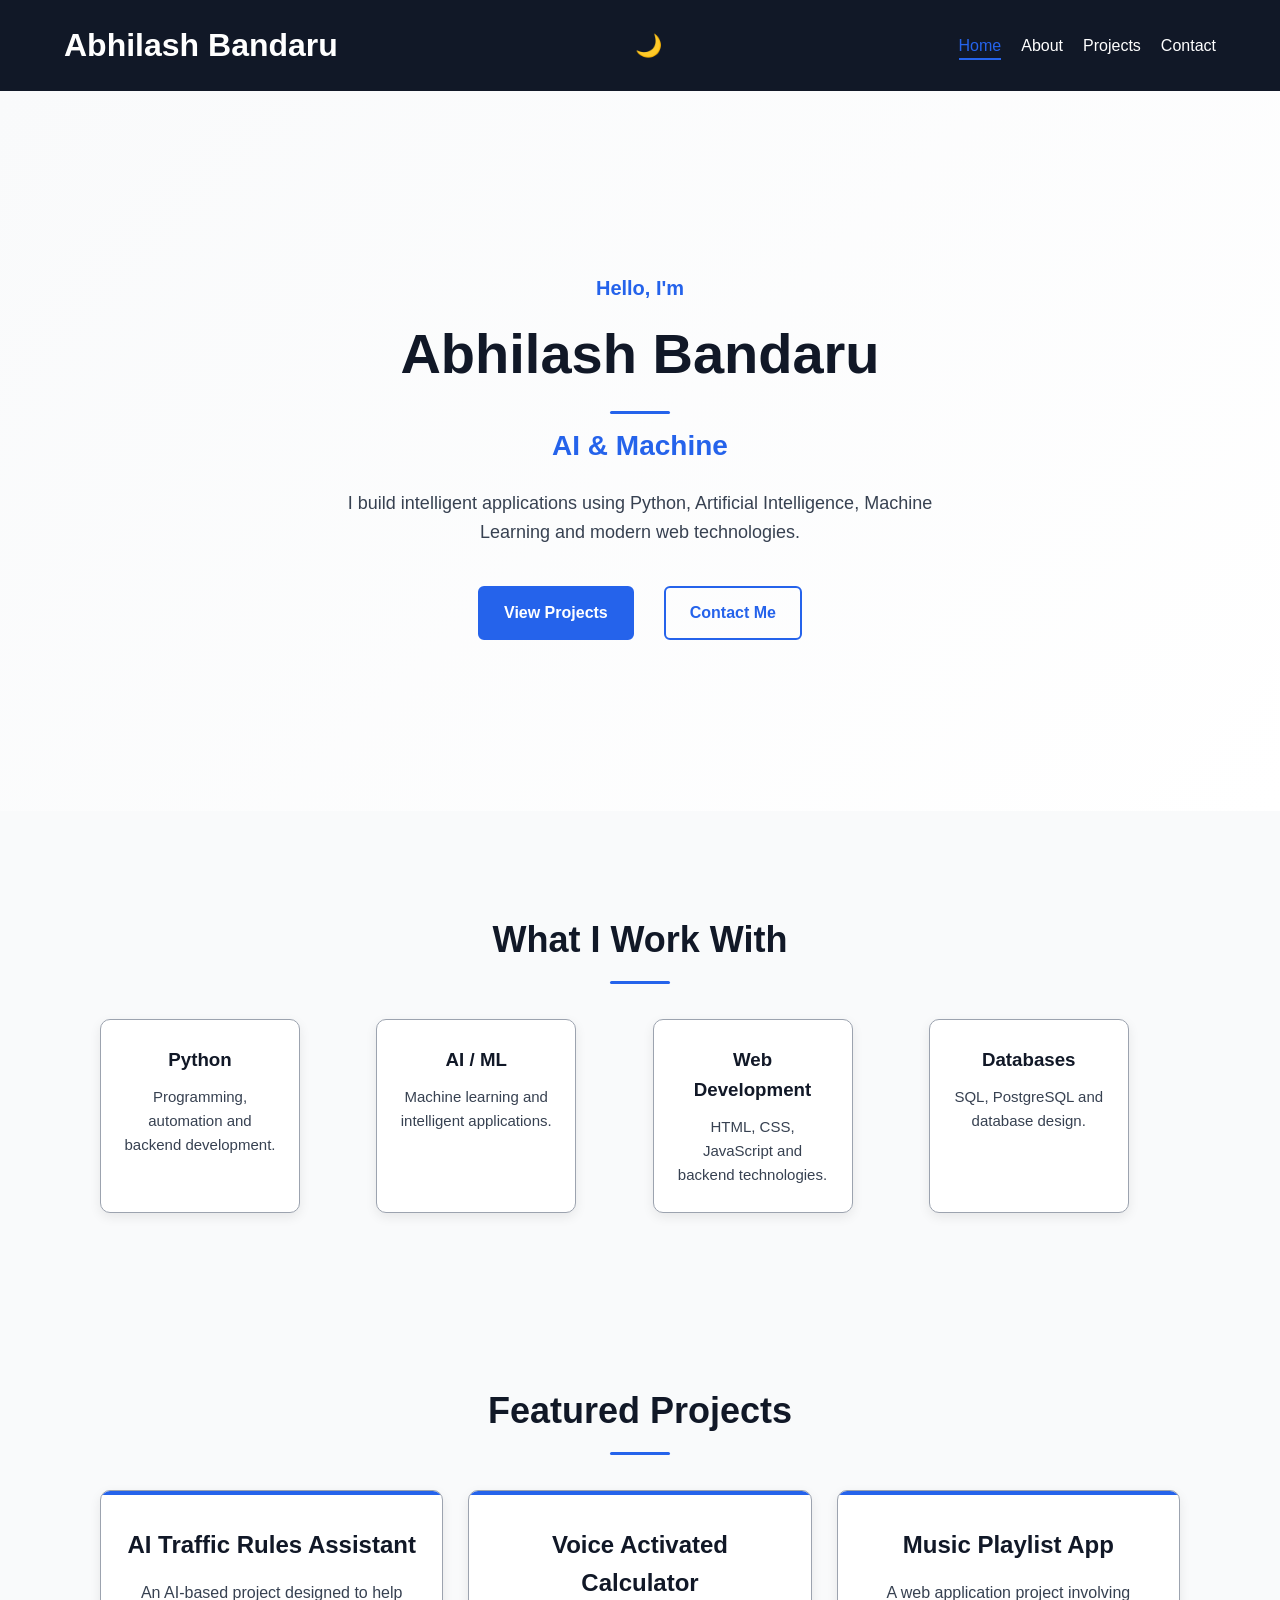
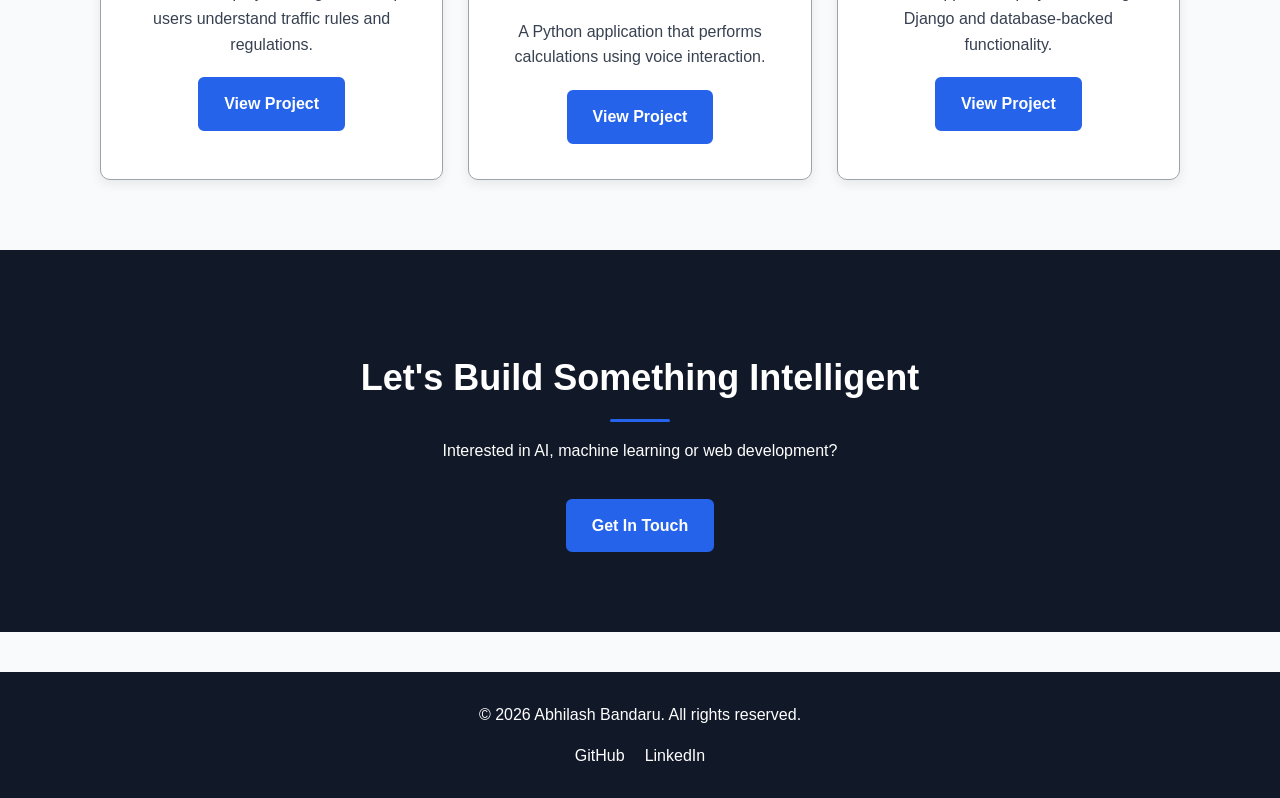
<file: frontend/index.html>
<!DOCTYPE html>
<html lang="en">

<head>
    <meta charset="UTF-8">
    <meta name="viewport" content="width=device-width, initial-scale=1.0">

    <title>Abhilash Bandaru | AI Developer</title>
    <title>
    Abhilash Bandaru | AI & Machine Learning Developer
</title>

<meta
    name="description"
    content="Abhilash Bandaru's developer portfolio showcasing AI, machine learning, Python and web development projects."
>

    <link rel="stylesheet" href="style.css">
</head>

<body>

    <!-- ===============================
         HEADER
    ================================ -->

    <header>

    <h1>Abhilash Bandaru</h1>

    <button
        id="menu-button"
        class="menu-button"
        aria-label="Open navigation menu"
        aria-expanded="false"
    >
        ☰
    </button>
    <button
    id="theme-button"
    class="theme-button"
    aria-label="Switch to dark mode"
>
    🌙
</button>

    <nav id="main-nav">

        <ul>

            <li>
                <a href="index.html" class="active">Home</a>
            </li>

            <li>
                <a href="about.html">About</a>
            </li>

            <li>
                <a href="projects.html">Projects</a>
            </li>

            <li>
                <a href="contact.html">Contact</a>
            </li>

        </ul>

    </nav>

</header>

    <!-- ===============================
         HERO SECTION
    ================================ -->

    <main>

    <!-- HERO SECTION -->

    <section id="home">

        <div class="hero-content">

            <p class="hero-intro">
                Hello, I'm
            </p>

            <h1>
                Abhilash Bandaru
            </h1>

            <h2 id="typing-text"></h2>

            <p class="hero-description">
                I build intelligent applications using
                Python, Artificial Intelligence,
                Machine Learning and modern web technologies.
            </p>

            <div class="hero-buttons">

                <a
                    href="projects.html"
                    class="btn"
                >
                    View Projects
                </a>

                <a
                    href="contact.html"
                    class="btn btn-outline"
                >
                    Contact Me
                </a>

            </div>

        </div>

    </section>


    <!-- SKILLS PREVIEW -->

    <section id="skills-preview">

        <div class="container">

            <h1>What I Work With</h1>

            <div class="skills-grid">

                <div class="skill-card">

                    <h3>Python</h3>

                    <p>
                        Programming, automation and backend development.
                    </p>

                </div>


                <div class="skill-card">

                    <h3>AI / ML</h3>

                    <p>
                        Machine learning and intelligent applications.
                    </p>

                </div>


                <div class="skill-card">

                    <h3>Web Development</h3>

                    <p>
                        HTML, CSS, JavaScript and backend technologies.
                    </p>

                </div>


                <div class="skill-card">

                    <h3>Databases</h3>

                    <p>
                        SQL, PostgreSQL and database design.
                    </p>

                </div>

            </div>

        </div>

    </section>


    <!-- FEATURED PROJECTS -->

    <section id="featured-projects">

        <div class="container">

            <h1>Featured Projects</h1>

            <div class="projects-grid">

                <article class="project-card">

                    <h2>AI Traffic Rules Assistant</h2>

                    <p>
                        An AI-based project designed to help
                        users understand traffic rules and
                        regulations.
                    </p>

                    <a
                        href="projects.html"
                        class="btn"
                    >
                        View Project
                    </a>

                </article>


                <article class="project-card">

                    <h2>Voice Activated Calculator</h2>

                    <p>
                        A Python application that performs
                        calculations using voice interaction.
                    </p>

                    <a
                        href="projects.html"
                        class="btn"
                    >
                        View Project
                    </a>

                </article>


                <article class="project-card">

                    <h2>Music Playlist App</h2>

                    <p>
                        A web application project involving
                        Django and database-backed functionality.
                    </p>

                    <a
                        href="projects.html"
                        class="btn"
                    >
                        View Project
                    </a>

                </article>

            </div>

        </div>

    </section>


    <!-- CALL TO ACTION -->

    <section id="home-cta">

        <div class="container">

            <h1>Let's Build Something Intelligent</h1>

            <p>
                Interested in AI, machine learning or
                web development?
            </p>

            <a
                href="contact.html"
                class="btn"
            >
                Get In Touch
            </a>

        </div>

    </section>

</main>
    <button
    id="scroll-top-button"
    class="scroll-top-button"
    aria-label="Scroll to top"
>
    ↑
</button>

    <!-- ===============================
         FOOTER
    ================================ -->

    <footer>

    <div class="container">

        <p>
            © 2026 Abhilash Bandaru.
            All rights reserved.
        </p>

        <div class="footer-links">

            <a
                href="https://github.com/"
                target="_blank"
                rel="noopener noreferrer"
            >
                GitHub
            </a>

            <a
                href="#"
                target="_blank"
                rel="noopener noreferrer"
            >
                LinkedIn
            </a>

        </div>

    </div>

</footer>

    <script src="script.js"></script>

</body>

</html>
</file>
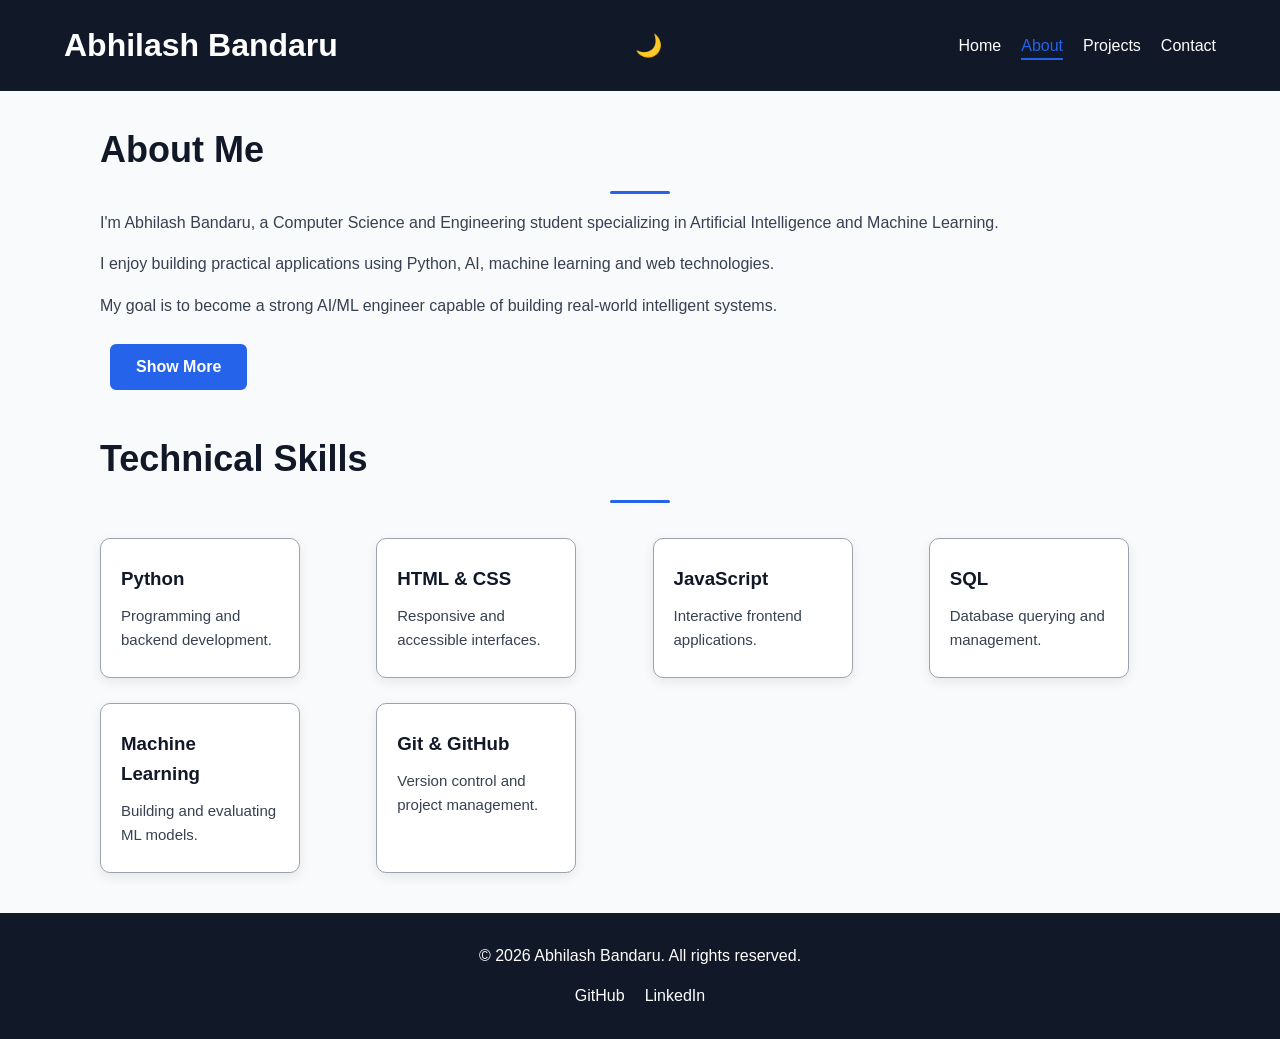
<file: frontend/about.html>
<!DOCTYPE html>
<html lang="en">

<head>
    <meta charset="UTF-8">
    <title>About - Abhilash Bandaru</title>
    <title>
    About | Abhilash Bandaru
</title>

<meta
    name="description"
    content="Learn more about Abhilash Bandaru, a Computer Science student focused on AI, machine learning and software development."
>
    <link rel="stylesheet" href="style.css">
</head>

<body>

   <header>

    <h1>Abhilash Bandaru</h1>

    <button
        id="menu-button"
        class="menu-button"
        aria-label="Open navigation menu"
        aria-expanded="false"
    >
        ☰
    </button>
    <button
    id="theme-button"
    class="theme-button"
    aria-label="Switch to dark mode"
>
    🌙
</button>

    <nav id="main-nav">

        <ul>

            <li>
                <a href="index.html">Home</a>
            </li>

            <li>
                <a href="about.html" class="active">About</a>
            </li>

            <li>
                <a href="projects.html">Projects</a>
            </li>

            <li>
                <a href="contact.html">Contact</a>
            </li>

        </ul>

    </nav>

</header>


    <main>

    <section id="about-page">

        <div class="container">

            <h1>About Me</h1>

            <div class="about-content">

                <div class="about-text">

                    <p>
                        I'm Abhilash Bandaru, a Computer Science
                        and Engineering student specializing in
                        Artificial Intelligence and Machine Learning.
                    </p>

                    <p>
                        I enjoy building practical applications
                        using Python, AI, machine learning and
                        web technologies.
                    </p>

                    <p>
                        My goal is to become a strong AI/ML engineer
                        capable of building real-world intelligent
                        systems.
                    </p>

                    <div id="more-about" class="hidden">

                        <p>
                            I'm currently developing my skills in
                            Python, Data Structures and Algorithms,
                            databases, full-stack development,
                            machine learning and modern AI systems.
                        </p>

                        <p>
                            I believe in learning by building projects
                            and improving them through continuous
                            experimentation and problem solving.
                        </p>

                    </div>

                    <button
                        id="about-button"
                        class="btn"
                    >
                        Show More
                    </button>

                </div>

            </div>

        </div>

    </section>


    <!-- SKILLS -->

    <section id="about-skills">

        <div class="container">

            <h1>Technical Skills</h1>

            <div class="skills-grid">

                <div class="skill-card">
                    <h3>Python</h3>
                    <p>Programming and backend development.</p>
                </div>

                <div class="skill-card">
                    <h3>HTML & CSS</h3>
                    <p>Responsive and accessible interfaces.</p>
                </div>

                <div class="skill-card">
                    <h3>JavaScript</h3>
                    <p>Interactive frontend applications.</p>
                </div>

                <div class="skill-card">
                    <h3>SQL</h3>
                    <p>Database querying and management.</p>
                </div>

                <div class="skill-card">
                    <h3>Machine Learning</h3>
                    <p>Building and evaluating ML models.</p>
                </div>

                <div class="skill-card">
                    <h3>Git & GitHub</h3>
                    <p>Version control and project management.</p>
                </div>

            </div>

        </div>

    </section>

</main>
    <button
    id="scroll-top-button"
    class="scroll-top-button"
    aria-label="Scroll to top"
>
    ↑
</button>


   <footer>

    <div class="container">

        <p>
            © 2026 Abhilash Bandaru.
            All rights reserved.
        </p>

        <div class="footer-links">

            <a
                href="https://github.com/"
                target="_blank"
                rel="noopener noreferrer"
            >
                GitHub
            </a>

            <a
                href="#"
                target="_blank"
                rel="noopener noreferrer"
            >
                LinkedIn
            </a>

        </div>

    </div>

</footer>
<script src="script.js"></script>
</body>

</html>
</file>
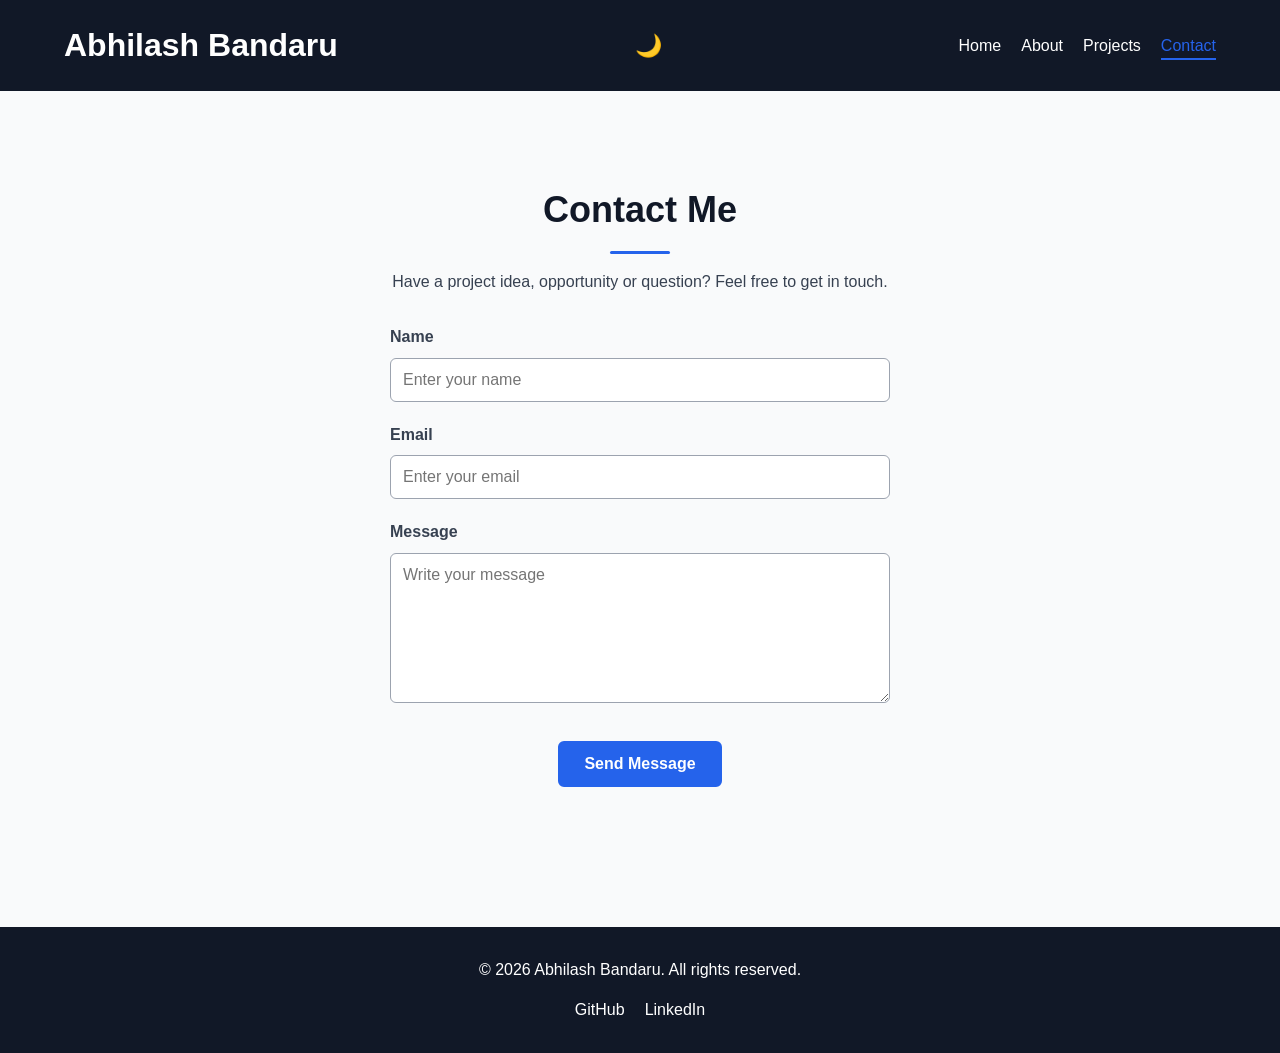
<file: frontend/contact.html>
<!DOCTYPE html>
<html lang="en">

<head>
    <meta charset="UTF-8">
    <title>Contact - Abhilash Bandaru</title>
    <title>
    Contact | Abhilash Bandaru
</title>

<meta
    name="description"
    content="Contact Abhilash Bandaru regarding AI, machine learning, software development and project opportunities."
>
    <link rel="stylesheet" href="style.css">
</head>

<body>

   <header>

    <h1>Abhilash Bandaru</h1>

    <button
        id="menu-button"
        class="menu-button"
        aria-label="Open navigation menu"
        aria-expanded="false"
    >
        ☰
    </button>
    <button
    id="theme-button"
    class="theme-button"
    aria-label="Switch to dark mode"
>
    🌙
</button>

    <nav id="main-nav">

        <ul>

            <li>
                <a href="index.html">Home</a>
            </li>

            <li>
                <a href="about.html">About</a>
            </li>

            <li>
                <a href="projects.html">Projects</a>
            </li>

            <li>
                <a href="contact.html" class="active">Contact</a>
            </li>

        </ul>

    </nav>

</header>

    <main>

    <section id="contact">

        <div class="container">

            <h1>Contact Me</h1>

            <p class="section-description">
                Have a project idea, opportunity or question?
                Feel free to get in touch.
            </p>


            <form
                id="contact-form"
                novalidate
            >

                <div>

                    <label for="name">
                        Name
                    </label>

                    <input
                        type="text"
                        id="name"
                        name="name"
                        placeholder="Enter your name"
                    >

                    <small id="name-error"></small>

                </div>


                <div>

                    <label for="email">
                        Email
                    </label>

                    <input
                        type="email"
                        id="email"
                        name="email"
                        placeholder="Enter your email"
                    >

                    <small id="email-error"></small>

                </div>


                <div>

                    <label for="message">
                        Message
                    </label>

                    <textarea
                        id="message"
                        name="message"
                        placeholder="Write your message"
                    ></textarea>

                    <small id="message-error"></small>

                </div>


                <button
                    type="submit"
                    class="btn"
                >
                    Send Message
                </button>

                <p
                    id="form-success"
                    aria-live="polite"
                ></p>

            </form>

        </div>

    </section>

</main>
<button
    id="scroll-top-button"
    class="scroll-top-button"
    aria-label="Scroll to top"
>
    ↑
</button>
    <footer>

    <div class="container">

        <p>
            © 2026 Abhilash Bandaru.
            All rights reserved.
        </p>

        <div class="footer-links">

            <a
                href="https://github.com/"
                target="_blank"
                rel="noopener noreferrer"
            >
                GitHub
            </a>

            <a
                href="#"
                target="_blank"
                rel="noopener noreferrer"
            >
                LinkedIn
            </a>

        </div>

    </div>

</footer>
    <script src="script.js"></script>

</body>

</html>
</file>
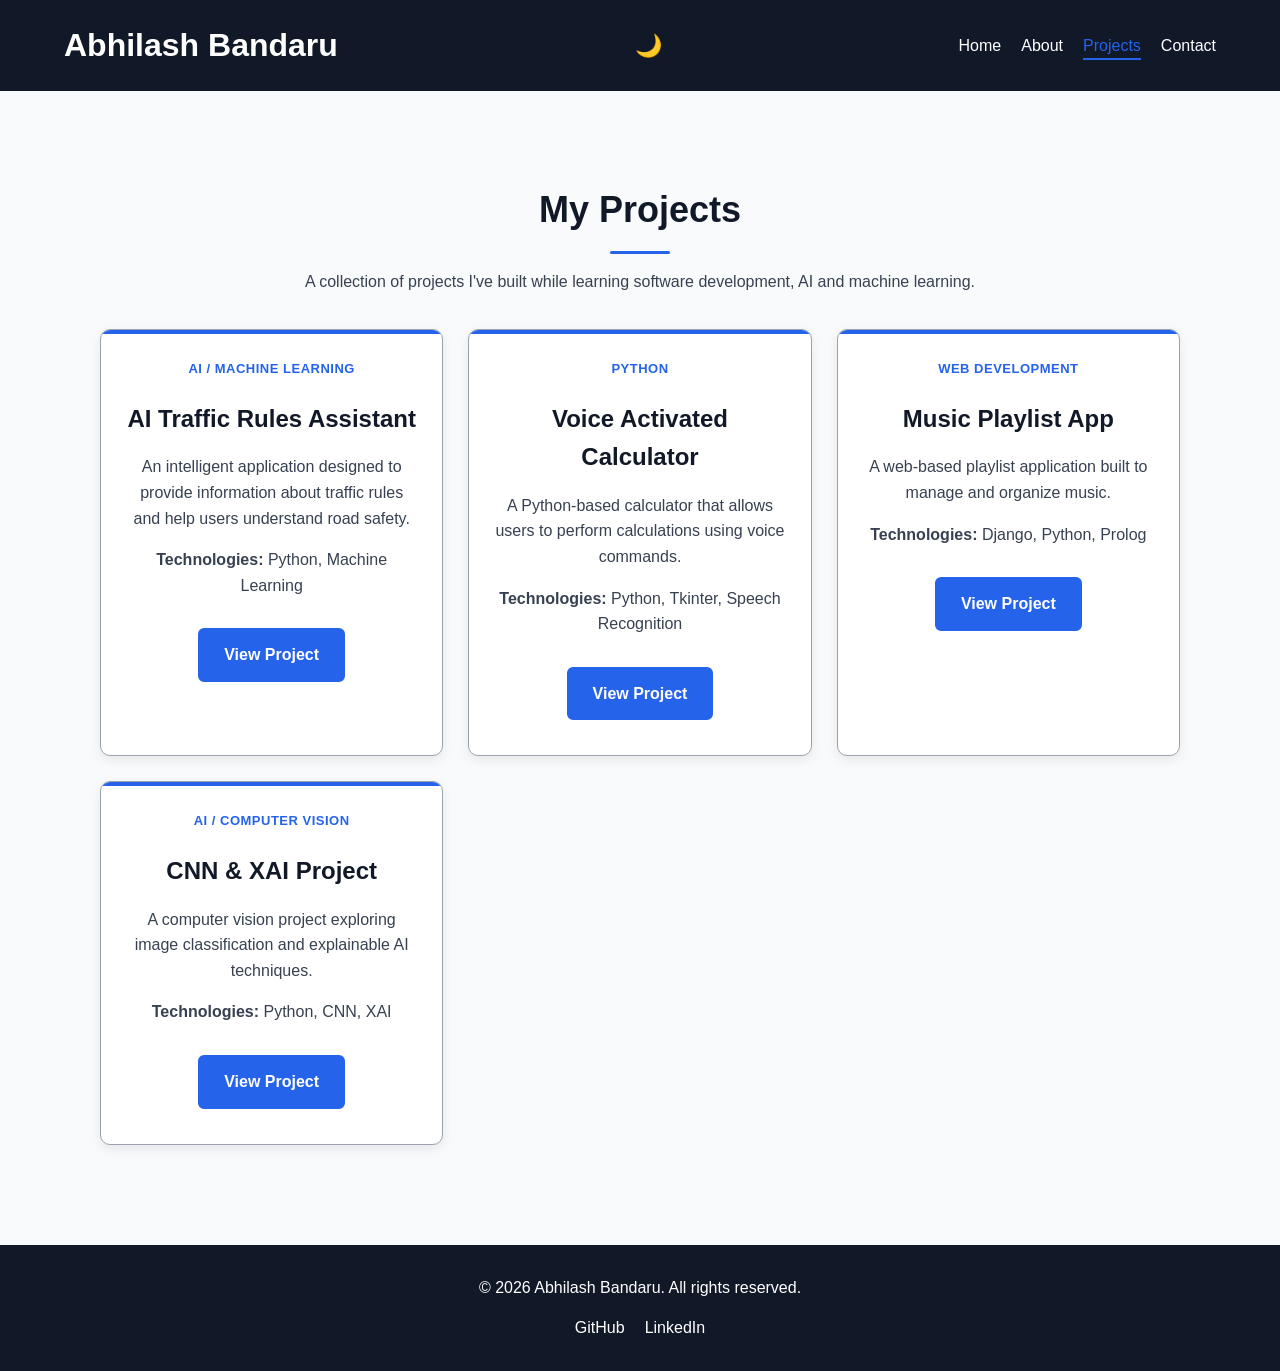
<file: frontend/projects.html>
<!DOCTYPE html>
<html lang="en">

<head>
    <meta charset="UTF-8">
    <title>Projects - Abhilash Bandaru</title>
    <title>
    Projects | Abhilash Bandaru
</title>

<meta
    name="description"
    content="Explore AI, machine learning, Python and web development projects built by Abhilash Bandaru."
>
    <link rel="stylesheet" href="style.css">
</head>

<body>

   <header>

    <h1>Abhilash Bandaru</h1>

    <button
        id="menu-button"
        class="menu-button"
        aria-label="Open navigation menu"
        aria-expanded="false"
    >
        ☰
    </button>
    <button
    id="theme-button"
    class="theme-button"
    aria-label="Switch to dark mode"
>
    🌙
</button>

    <nav id="main-nav">

        <ul>

            <li>
                <a href="index.html">Home</a>
            </li>

            <li>
                <a href="about.html">About</a>
            </li>

            <li>
                <a href="projects.html" class="active">Projects</a>
            </li>

            <li>
                <a href="contact.html">Contact</a>
            </li>

        </ul>

    </nav>

</header>


    <main>

    <section id="projects">

        <div class="container">

            <h1 id="projects-title">
                My Projects
            </h1>

            <p class="section-description">
                A collection of projects I've built while
                learning software development, AI and machine learning.
            </p>


            <div class="projects-grid">


                <!-- PROJECT 1 -->

                <article class="project-card">

                    <span class="project-category">
                        AI / Machine Learning
                    </span>

                    <h2>
                        AI Traffic Rules Assistant
                    </h2>

                    <p>
                        An intelligent application designed to
                        provide information about traffic rules
                        and help users understand road safety.
                    </p>

                    <p>
                        <strong>Technologies:</strong>
                        Python, Machine Learning
                    </p>

                    <div class="project-buttons">

                        <a
                            href="#"
                            class="btn"
                        >
                            View Project
                        </a>

                    </div>

                </article>


                <!-- PROJECT 2 -->

                <article class="project-card">

                    <span class="project-category">
                        Python
                    </span>

                    <h2>
                        Voice Activated Calculator
                    </h2>

                    <p>
                        A Python-based calculator that allows
                        users to perform calculations using
                        voice commands.
                    </p>

                    <p>
                        <strong>Technologies:</strong>
                        Python, Tkinter, Speech Recognition
                    </p>

                    <div class="project-buttons">

                        <a
                            href="#"
                            class="btn"
                        >
                            View Project
                        </a>

                    </div>

                </article>


                <!-- PROJECT 3 -->

                <article class="project-card">

                    <span class="project-category">
                        Web Development
                    </span>

                    <h2>
                        Music Playlist App
                    </h2>

                    <p>
                        A web-based playlist application built
                        to manage and organize music.
                    </p>

                    <p>
                        <strong>Technologies:</strong>
                        Django, Python, Prolog
                    </p>

                    <div class="project-buttons">

                        <a
                            href="#"
                            class="btn"
                        >
                            View Project
                        </a>

                    </div>

                </article>


                <!-- PROJECT 4 -->

                <article class="project-card">

                    <span class="project-category">
                        AI / Computer Vision
                    </span>

                    <h2>
                        CNN & XAI Project
                    </h2>

                    <p>
                        A computer vision project exploring
                        image classification and explainable
                        AI techniques.
                    </p>

                    <p>
                        <strong>Technologies:</strong>
                        Python, CNN, XAI
                    </p>

                    <div class="project-buttons">

                        <a
                            href="#"
                            class="btn"
                        >
                            View Project
                        </a>

                    </div>

                </article>


            </div>

        </div>

    </section>

</main>

<button
    id="scroll-top-button"
    class="scroll-top-button"
    aria-label="Scroll to top"
>
    ↑
</button>
    <footer>

    <div class="container">

        <p>
            © 2026 Abhilash Bandaru.
            All rights reserved.
        </p>

        <div class="footer-links">

            <a
                href="https://github.com/"
                target="_blank"
                rel="noopener noreferrer"
            >
                GitHub
            </a>

            <a
                href="#"
                target="_blank"
                rel="noopener noreferrer"
            >
                LinkedIn
            </a>

        </div>

    </div>

</footer>
<script src="script.js"></script>
</body>

</html>
</file>
<file: frontend/style.css>
/* ===============================
   GLOBAL STYLES
================================ */

:root {
    --primary-color: #2563eb;
    --primary-dark: #1d4ed8;
    --dark-color: #111827;
    --light-color: #f9fafb;
    --white-color: #ffffff;
    --text-color: #374151;
    --border-color: #9ca3af;
    --shadow: 0 4px 12px rgba(0, 0, 0, 0.08);
}
body.dark-theme {
    --dark-color: #f9fafb;
    --light-color: #111827;
    --white-color: #1f2937;
    --text-color: #e5e7eb;
    --border-color: #4b5563;
}
body.dark-theme #contact input,
body.dark-theme #contact textarea {
    background: var(--white-color);
    color: var(--text-color);
}

body.dark-theme #contact input::placeholder,
body.dark-theme #contact textarea::placeholder {
    color: #9ca3af;
}

* {
    box-sizing: border-box;
}
html {
    scroll-behavior: smooth;
}

body {
    overflow-x: hidden;
}

body {
    margin: 0;
    font-family: Arial, sans-serif;
    background: var(--light-color);
    color: var(--text-color);
    line-height: 1.6;
}

.container {
    width: 90%;
    max-width: 1100px;
    margin: 0 auto;
    padding: 0 10px;
}
html {
    scroll-behavior: smooth;
}
/* ===============================
   SECTION HEADINGS
================================ */

section h1 {
    margin-bottom: 15px;
    font-size: 36px;
    color: var(--dark-color);
}

section h1::after {
    content: "";
    display: block;
    width: 60px;
    height: 3px;
    margin: 12px auto 0;
    background: var(--primary-color);
    border-radius: 3px;
}


/* ===============================
   HEADER & NAVIGATION
================================ */

header {
    display: flex;
    justify-content: space-between;
    align-items: center;
    padding: 20px 5%;
    background: var(--dark-color);
}

header h1 {
    margin: 0;
    color: var(--white-color);
}

nav ul {
    display: flex;
    gap: 20px;
    list-style: none;
    padding: 0;
    margin: 0;
}

nav a {
    position: relative;
    text-decoration: none;
    color: var(--white-color);
    transition: color 0.3s ease;
}

nav a::after {
    content: "";
    position: absolute;
    left: 0;
    bottom: -6px;
    width: 0;
    height: 2px;
    background: var(--primary-color);
    transition: width 0.3s ease;
}

nav a:hover {
    color: var(--primary-color);
}

nav a:hover::after {
    width: 100%;
}
nav a.active {
    color: var(--primary-color);
}

nav a.active::after {
    width: 100%;
}
.menu-button {
    display: none;

    background: transparent;
    border: none;

    color: var(--white-color);

    font-size: 28px;

    cursor: pointer;
}
.theme-button {
    background: transparent;
    border: none;

    color: var(--white-color);

    font-size: 22px;

    cursor: pointer;

    padding: 5px;

    transition: transform 0.3s ease;
}

.theme-button:hover {
    transform: rotate(20deg);
}

.theme-button:focus-visible {
    outline: 3px solid var(--primary-color);
    outline-offset: 4px;
}

/* ===============================
   HOME PAGE / HERO
================================ */

#home {
    min-height: 80vh;
    display: flex;
    justify-content: center;
    align-items: center;
    text-align: center;
    padding: 80px 20px;

    background:
        linear-gradient(
            135deg,
            var(--light-color),
            var(--white-color)
        );

    overflow: hidden;
}

.hero-content {
    max-width: 800px;
    animation: heroFadeIn 1s ease;
}

.hero-intro {
    margin-bottom: 5px;
    font-size: 20px;
    font-weight: bold;
    color: var(--primary-color);
}

#home h1 {
    margin: 0 0 10px;
    font-size: 56px;
    color: var(--dark-color);
}

#home h2 {
    margin: 0 0 20px;
    font-size: 28px;
    color: var(--primary-color);
}

.hero-description {
    max-width: 650px;
    margin: 0 auto 30px;
    font-size: 18px;
}

.hero-buttons {
    display: flex;
    justify-content: center;
    gap: 10px;
    flex-wrap: wrap;
}

/* ===============================
   ABOUT PAGE
================================ */

#about {
    padding: 60px 20px;
    text-align: center;
}

#about p {
    max-width: 700px;
    margin: 0 auto 15px;
    line-height: 1.6;
}

.hidden {
    display: none;
}


/* ===============================
   SKILLS
================================ */

#skills {
    padding: 40px 20px 60px;
    text-align: center;
}

.skills-container {
    display: flex;
    justify-content: center;
    gap: 20px;
    flex-wrap: wrap;
}

.skill-card {
    width: 100%;
    max-width: 200px;

    padding: 25px 20px;

    border: 1px solid var(--border-color);
    border-radius: 10px;

    background: var(--white-color);
    box-shadow: var(--shadow);

    transition:
        transform 0.3s ease,
        box-shadow 0.3s ease;
}
.skill-card h3 {
    margin-top: 0;
    margin-bottom: 10px;
    color: var(--dark-color);
}

.skill-card p {
    margin: 0;
    font-size: 15px;
}

.skill-card:hover {
    transform: translateY(-7px);
    box-shadow: 0 10px 22px rgba(0, 0, 0, 0.12);
}

/* ===============================
   PROJECTS
================================ */

#projects {
    padding: 60px 20px;
    text-align: center;
}

.projects-container {
    display: grid;
    grid-template-columns: repeat(3, 1fr);
    gap: 25px;
}

.project-card {
    position: relative;
    width: 100%;
    padding: 25px;

    border: 1px solid var(--border-color);
    border-radius: 10px;

    background: var(--white-color);
    box-shadow: var(--shadow);

    overflow: hidden;

    transition:
        transform 0.3s ease,
        box-shadow 0.3s ease;
}

.project-card::before {
    content: "";

    position: absolute;

    top: 0;
    left: 0;

    width: 100%;
    height: 4px;

    background: var(--primary-color);
}

.project-card h2 {
    margin-top: 10px;
    margin-bottom: 12px;

    color: var(--dark-color);
}

.project-card p {
    margin-bottom: 10px;
}

.project-card:hover {
    transform: translateY(-8px);

    box-shadow:
        0 12px 25px rgba(0, 0, 0, 0.15);
}


/* ===============================
   BUTTON
================================ */

.btn {
    display: inline-block;

    padding: 12px 24px;
    margin: 10px;

    background: var(--primary-color);
    color: var(--white-color);

    border: 2px solid var(--primary-color);
    border-radius: 6px;

    text-decoration: none;
    cursor: pointer;

    font-size: 16px;
    font-weight: bold;

    transition:
        background 0.3s ease,
        color 0.3s ease,
        transform 0.3s ease,
        box-shadow 0.3s ease;
}

.btn:hover {
    background: var(--white-color);
    color: var(--primary-color);

    transform: translateY(-3px);

    box-shadow:
        0 5px 12px rgba(0, 0, 0, 0.12);
}
.btn-outline {
    background: transparent;
    color: var(--primary-color);
}

.btn-outline:hover {
    background: var(--primary-color);
    color: var(--white-color);
}

/* ===============================
   CONTACT FORM
================================ */

#contact {
    padding: 60px 20px;
    text-align: center;
}

#contact form {
    max-width: 500px;
    margin: 30px auto;
}

#contact form div {
    margin-bottom: 20px;
}

#contact label {
    display: block;
    margin-bottom: 8px;
    text-align: left;
    font-weight: bold;
}

#contact input,
#contact textarea {
    width: 100%;
    padding: 12px;
    border: 1px solid var(--border-color);
    border-radius: 6px;
    font-size: 16px;
    font-family: inherit;
}

#contact textarea {
    min-height: 150px;
    resize: vertical;
}

#contact input:focus,
#contact textarea:focus {
    outline: 2px solid var(--primary-color);
    border-color: var(--primary-color);
}


/* ===============================
   FORM MESSAGES
================================ */

#name-error,
#email-error,
#message-error {
    margin: 5px 0 0;
    text-align: left;
    font-size: 14px;
}

#form-success {
    font-weight: bold;
}


/* ===============================
   FOOTER
================================ */

footer {
    text-align: center;
    padding: 20px;
    background: var(--dark-color);
    color: var(--white-color);
    margin-top: 40px;
}
/* ===============================
   HERO ANIMATION
================================ */

@keyframes heroFadeIn {

    from {
        opacity: 0;
        transform: translateY(30px);
    }

    to {
        opacity: 1;
        transform: translateY(0);
    }

}

/* ===============================
   RESPONSIVE DESIGN
================================ */

@media (max-width: 768px) {

    header {
        flex-direction: column;
        gap: 15px;
    }

    nav ul {
        flex-wrap: wrap;
        justify-content: center;
        gap: 10px;
    }

   #home {
    min-height: 75vh;
    padding: 60px 20px;
}

#home h1 {
    font-size: 38px;
}

#home h2 {
    font-size: 22px;
}

.hero-description {
    font-size: 16px;
}

.hero-buttons {
    flex-direction: column;
    align-items: center;
}

.hero-buttons .btn {
    width: 220px;
}

    .skill-card {
        width: 100%;
        max-width: 300px;
    }

    .projects-container {
        grid-template-columns: 1fr;
    }
.menu-button {
        display: block;
    }

    header {
        position: relative;
    }

    header nav {
        display: none;
        width: 100%;
    }

    header nav.active {
        display: block;
    }

    nav ul {
        flex-direction: column;
        align-items: center;
        gap: 15px;
    }

.theme-button {
    display: block;
} 
section h1 {
    font-size: 30px;
}

#contact {
    padding: 50px 15px;
}

#contact form {
    width: 100%;
}

.project-card {
    padding: 20px;
}

.skill-card {
    max-width: 100%;
}
.skills-grid,
.projects-grid {
    grid-template-columns: 1fr;
}
}
@media (max-width: 480px) {

    header {
        padding: 15px 20px;
    }

    header h1 {
        font-size: 22px;
    }

    #home {
        padding: 50px 15px;
    }

    #home h1 {
        font-size: 32px;
    }

    #home h2 {
        font-size: 20px;
    }

    .hero-description {
        font-size: 15px;
    }

    .hero-buttons .btn {
        width: 200px;
    }

    section h1 {
        font-size: 27px;
    }

    #contact input,
    #contact textarea {
        font-size: 15px;
    }

    .scroll-top-button {
        right: 15px;
        bottom: 15px;
        width: 45px;
        height: 45px;
        font-size: 20px;
    }
}
@media (max-width: 900px) {

    .skills-grid {
        grid-template-columns: repeat(2, 1fr);
    }

    .projects-grid {
        grid-template-columns: repeat(2, 1fr);
    }

}
/* ===============================
   REDUCED MOTION
================================ */

@media (prefers-reduced-motion: reduce) {

    .hero-content {
        animation: none;
    }

    .btn,
    .skill-card,
    .project-card {
        transition: none;
    }
main {
    animation: none;
}
}
/* ===============================
   KEYBOARD FOCUS
================================ */

nav a:focus-visible,
.btn:focus-visible {
    outline: 3px solid var(--primary-color);
    outline-offset: 4px;
}

/* ===============================
   SCROLL TO TOP BUTTON
================================ */

.scroll-top-button {

    position: fixed;

    right: 25px;
    bottom: 25px;

    width: 50px;
    height: 50px;

    border: none;
    border-radius: 8px;

    background: var(--primary-color);
    color: var(--white-color);

    font-size: 24px;
    font-weight: bold;

    cursor: pointer;

    display: none;

    box-shadow: 0 4px 15px rgba(0, 0, 0, 0.3);

    z-index: 1000;

    transition:
        transform 0.3s ease,
        background 0.3s ease;
}


.scroll-top-button.show {

    display: block;

}


.scroll-top-button:hover {

    transform: translateY(-5px);

    background: var(--primary-dark);

}


.scroll-top-button:focus-visible {

    outline: 3px solid var(--primary-color);
    outline-offset: 4px;

}
/* ===============================
   HOME ADDITIONAL SECTIONS
================================ */

#skills-preview,
#featured-projects,
#home-cta {
    padding: 70px 20px;
    text-align: center;
}

.skills-grid,
.projects-grid {
    display: grid;
    grid-template-columns: repeat(4, 1fr);
    gap: 25px;
    margin-top: 35px;
}

.projects-grid {
    grid-template-columns: repeat(3, 1fr);
}

#home-cta {
    background: var(--dark-color);
    color: var(--white-color);
}

#home-cta h1 {
    color: var(--white-color);
}

#home-cta p {
    margin-bottom: 25px;
}
/* ===============================
   PROJECT INFORMATION
================================ */

.project-category {
    display: inline-block;
    margin-bottom: 10px;

    font-size: 13px;
    font-weight: bold;

    color: var(--primary-color);
    text-transform: uppercase;
    letter-spacing: 0.5px;
}

.section-description {
    max-width: 700px;
    margin: 0 auto 30px;
}

.project-buttons {
    margin-top: 20px;
}
/* ===============================
   FORM MESSAGES
================================ */

#contact small {
    display: block;
    margin-top: 5px;
    color: #dc2626;
    text-align: left;
}

#form-success {
    margin-top: 15px;
    font-weight: bold;
    color: #16a34a;
}
/* ===============================
   FOOTER
================================ */

footer {
    padding: 30px 20px;
    background: var(--dark-color);
    color: var(--white-color);
    text-align: center;
}

footer p {
    margin: 0 0 15px;
}

.footer-links {
    display: flex;
    justify-content: center;
    gap: 20px;
}

.footer-links a {
    color: var(--white-color);
    text-decoration: none;
    transition: color 0.3s ease;
}

.footer-links a:hover {
    color: var(--primary-color);
}
/* ===============================
   ACCESSIBILITY
================================ */

a:focus-visible,
button:focus-visible,
input:focus-visible,
textarea:focus-visible {
    outline: 3px solid var(--primary-color);
    outline-offset: 3px;
}
/* ===============================
   PAGE ENTRANCE
================================ */

main {
    animation: pageFadeIn 0.5s ease;
}

@keyframes pageFadeIn {

    from {
        opacity: 0;
        transform: translateY(10px);
    }

    to {
        opacity: 1;
        transform: translateY(0);
    }

}
</file>
